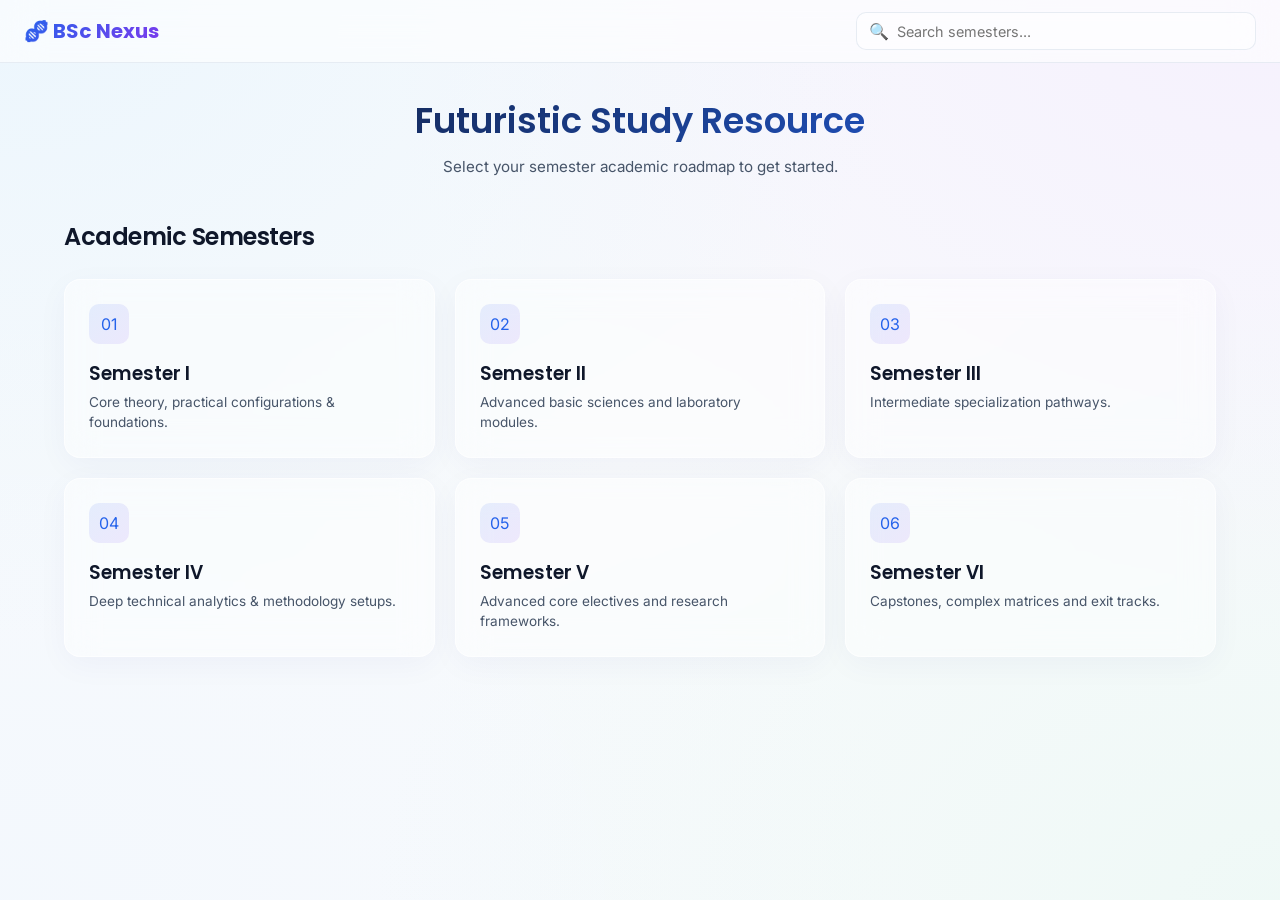
<file: index.html>
<!DOCTYPE html>
<html lang="en">
<head>
    <meta charset="UTF-8">
    <meta name="viewport" content="width=device-width, initial-scale=1.0, maximum-scale=1.0, user-scalable=no">
    <title>BSc Nexus | Premium Learning Platform</title>
    <link rel="stylesheet" href="css/style.css">
</head>
<body>

    <nav class="navbar">
        <a href="index.html" class="brand">🧬 BSc Nexus</a>
        <div class="search-container">
            <span class="search-icon">🔍</span>
            <input type="text" id="globalSearch" class="search-input" placeholder="Search semesters...">
        </div>
    </nav>

    <main class="app-container">
        <header style="margin-bottom: 2.5rem; text-align: center;">
            <h1 style="font-size: 2.2rem; margin-bottom: 0.5rem; background: linear-gradient(135deg, #0f172a, #2563eb); -webkit-background-clip: text; -webkit-text-fill-color: transparent;">Futuristic Study Resource</h1>
            <p style="color: var(--text-muted); font-size: 0.95rem;">Select your semester academic roadmap to get started.</p>
        </header>

        <h2 class="section-title">Academic Semesters</h2>
        <div class="grid-responsive">
            <!-- Semester Cards 1 through 6 -->
            <div class="glass-panel" data-searchable="Semester 1 Sem 1 Freshmen Foundation">
                <a href="semester.html?sem=1" class="card-clickable">
                    <div class="card-icon">01</div>
                    <h3>Semester I</h3>
                    <p style="color: var(--text-muted); font-size: 0.85rem; margin-top: 0.25rem;">Core theory, practical configurations & foundations.</p>
                </a>
            </div>
            <div class="glass-panel" data-searchable="Semester 2 Sem 2">
                <a href="semester.html?sem=2" class="card-clickable">
                    <div class="card-icon">02</div>
                    <h3>Semester II</h3>
                    <p style="color: var(--text-muted); font-size: 0.85rem; margin-top: 0.25rem;">Advanced basic sciences and laboratory modules.</p>
                </a>
            </div>
            <div class="glass-panel" data-searchable="Semester 3 Sem 3">
                <a href="semester.html?sem=3" class="card-clickable">
                    <div class="card-icon">03</div>
                    <h3>Semester III</h3>
                    <p style="color: var(--text-muted); font-size: 0.85rem; margin-top: 0.25rem;">Intermediate specialization pathways.</p>
                </a>
            </div>
            <div class="glass-panel" data-searchable="Semester 4 Sem 4">
                <a href="semester.html?sem=4" class="card-clickable">
                    <div class="card-icon">04</div>
                    <h3>Semester IV</h3>
                    <p style="color: var(--text-muted); font-size: 0.85rem; margin-top: 0.25rem;">Deep technical analytics & methodology setups.</p>
                </a>
            </div>
            <div class="glass-panel" data-searchable="Semester 5 Sem 5">
                <a href="semester.html?sem=5" class="card-clickable">
                    <div class="card-icon">05</div>
                    <h3>Semester V</h3>
                    <p style="color: var(--text-muted); font-size: 0.85rem; margin-top: 0.25rem;">Advanced core electives and research frameworks.</p>
                </a>
            </div>
            <div class="glass-panel" data-searchable="Semester 6 Sem 6">
                <a href="semester.html?sem=6" class="card-clickable">
                    <div class="card-icon">06</div>
                    <h3>Semester VI</h3>
                    <p style="color: var(--text-muted); font-size: 0.85rem; margin-top: 0.25rem;">Capstones, complex matrices and exit tracks.</p>
                </a>
            </div>
        </div>
    </main>

    <script src="js/app.js"></script>
</body>
</html>
</file>
<file: css/style.css>
@import url('https://fonts.googleapis.com/css2?family=Inter:wght@300;400;500;600;700&family=Poppins:wght@400;500;600;700&display=swap');

:root {
    --bg-mesh: radial-gradient(at 0% 0%, rgba(224, 242, 254, 0.5) 0px, transparent 50%),
               radial-gradient(at 100% 0%, rgba(243, 232, 255, 0.5) 0px, transparent 50%),
               radial-gradient(at 100% 100%, rgba(218, 246, 233, 0.3) 0px, transparent 50%),
               radial-gradient(at 0% 100%, rgba(239, 246, 255, 0.5) 0px, transparent 50%);
    --bg-main: #f8fafc;
    --glass-bg: rgba(255, 255, 255, 0.45);
    --glass-border: rgba(255, 255, 255, 0.6);
    --glass-shadow: 0 8px 32px 0 rgba(31, 38, 135, 0.04);
    --stroke: rgba(226, 232, 240, 0.8);
    --primary: #2563eb;
    --primary-glow: rgba(37, 99, 235, 0.15);
    --accent: #7c3aed;
    --text-main: #0f172a;
    --text-muted: #475569;
    --radius-sm: 10px;
    --radius-md: 16px;
    --radius-lg: 24px;
}

* {
    box-sizing: border-box;
    margin: 0;
    padding: 0;
    -webkit-tap-highlight-color: transparent;
}

body {
    font-family: 'Inter', sans-serif;
    background-color: var(--bg-main);
    background-image: var(--bg-mesh);
    background-attachment: fixed;
    color: var(--text-main);
    min-height: 100vh;
    overflow-x: hidden;
    line-height: 1.5;
}

h1, h2, h3, h4 {
    font-family: 'Poppins', sans-serif;
    color: var(--text-main);
    font-weight: 600;
}

.glass-panel {
    background: var(--glass-bg);
    backdrop-filter: blur(16px);
    -webkit-backdrop-filter: blur(16px);
    border: 1px solid var(--glass-border);
    box-shadow: var(--glass-shadow);
    border-radius: var(--radius-md);
    transition: transform 0.3s cubic-bezier(0.34, 1.56, 0.64, 1), box-shadow 0.3s ease, border-color 0.3s ease;
}

.glass-panel:hover {
    transform: translateY(-2px);
    border-color: rgba(37, 99, 235, 0.2);
    box-shadow: 0 12px 40px 0 rgba(31, 38, 135, 0.07);
}

/* Base Top Navigation */
.navbar {
    position: sticky;
    top: 0;
    z-index: 100;
    width: 100%;
    background: rgba(255, 255, 255, 0.6);
    backdrop-filter: blur(20px);
    -webkit-backdrop-filter: blur(20px);
    border-bottom: 1px solid var(--stroke);
    padding: 0.75rem 1.5rem;
    display: flex;
    justify-content: space-between;
    align-items: center;
}

.brand {
    font-family: 'Poppins', sans-serif;
    font-weight: 700;
    font-size: 1.25rem;
    background: linear-gradient(135deg, var(--primary), var(--accent));
    -webkit-background-clip: text;
    -webkit-text-fill-color: transparent;
    text-decoration: none;
    display: flex;
    align-items: center;
    gap: 0.5rem;
}

.search-container {
    position: relative;
    width: 100%;
    max-width: 400px;
}

.search-input {
    width: 100%;
    padding: 0.6rem 1rem 0.6rem 2.5rem;
    border-radius: var(--radius-sm);
    border: 1px solid var(--stroke);
    background: rgba(255, 255, 255, 0.5);
    font-family: inherit;
    font-size: 0.9rem;
    outline: none;
    transition: all 0.2s ease;
}

.search-input:focus {
    border-color: var(--primary);
    background: #ffffff;
    box-shadow: 0 0 0 3px var(--primary-glow);
}

.search-icon {
    position: absolute;
    left: 0.8rem;
    top: 50%;
    transform: translateY(-50%);
    color: var(--text-muted);
    pointer-events: none;
}

/* Layout Utilities */
.app-container {
    max-width: 1200px;
    margin: 0 auto;
    padding: 2rem 1.5rem;
}

.section-title {
    font-size: 1.5rem;
    margin-bottom: 1.5rem;
    letter-spacing: -0.02em;
}

.grid-responsive {
    display: grid;
    grid-template-columns: repeat(auto-fill, minmax(280px, 1fr));
    gap: 1.25rem;
}

/* Interactive Elements */
.card-clickable {
    text-decoration: none;
    color: inherit;
    display: block;
    padding: 1.5rem;
}

.card-icon {
    width: 40px;
    height: 40px;
    border-radius: var(--radius-sm);
    background: linear-gradient(135deg, rgba(37,99,235,0.1), rgba(124,58,237,0.1));
    display: flex;
    align-items: center;
    justify-content: center;
    margin-bottom: 1rem;
    color: var(--primary);
}

.btn-primary {
    background: var(--primary);
    color: #ffffff;
    border: none;
    padding: 0.6rem 1.2rem;
    border-radius: var(--radius-sm);
    font-family: inherit;
    font-weight: 500;
    font-size: 0.9rem;
    cursor: pointer;
    transition: all 0.2s ease;
    display: inline-flex;
    align-items: center;
    gap: 0.5rem;
    box-shadow: 0 4px 12px rgba(37, 99, 235, 0.2);
}

.btn-primary:hover {
    background: #1d4ed8;
    transform: translateY(-1px);
    box-shadow: 0 6px 16px rgba(37, 99, 235, 0.3);
}

/* Mobile Configurations */
@media (max-width: 768px) {
    .navbar { padding: 0.75rem 1rem; }
    .app-container { padding: 1.2rem 1rem; }
    .grid-responsive { grid-template-columns: 1fr; gap: 1rem; }
    .search-container { max-width: 180px; }
}
</file>
